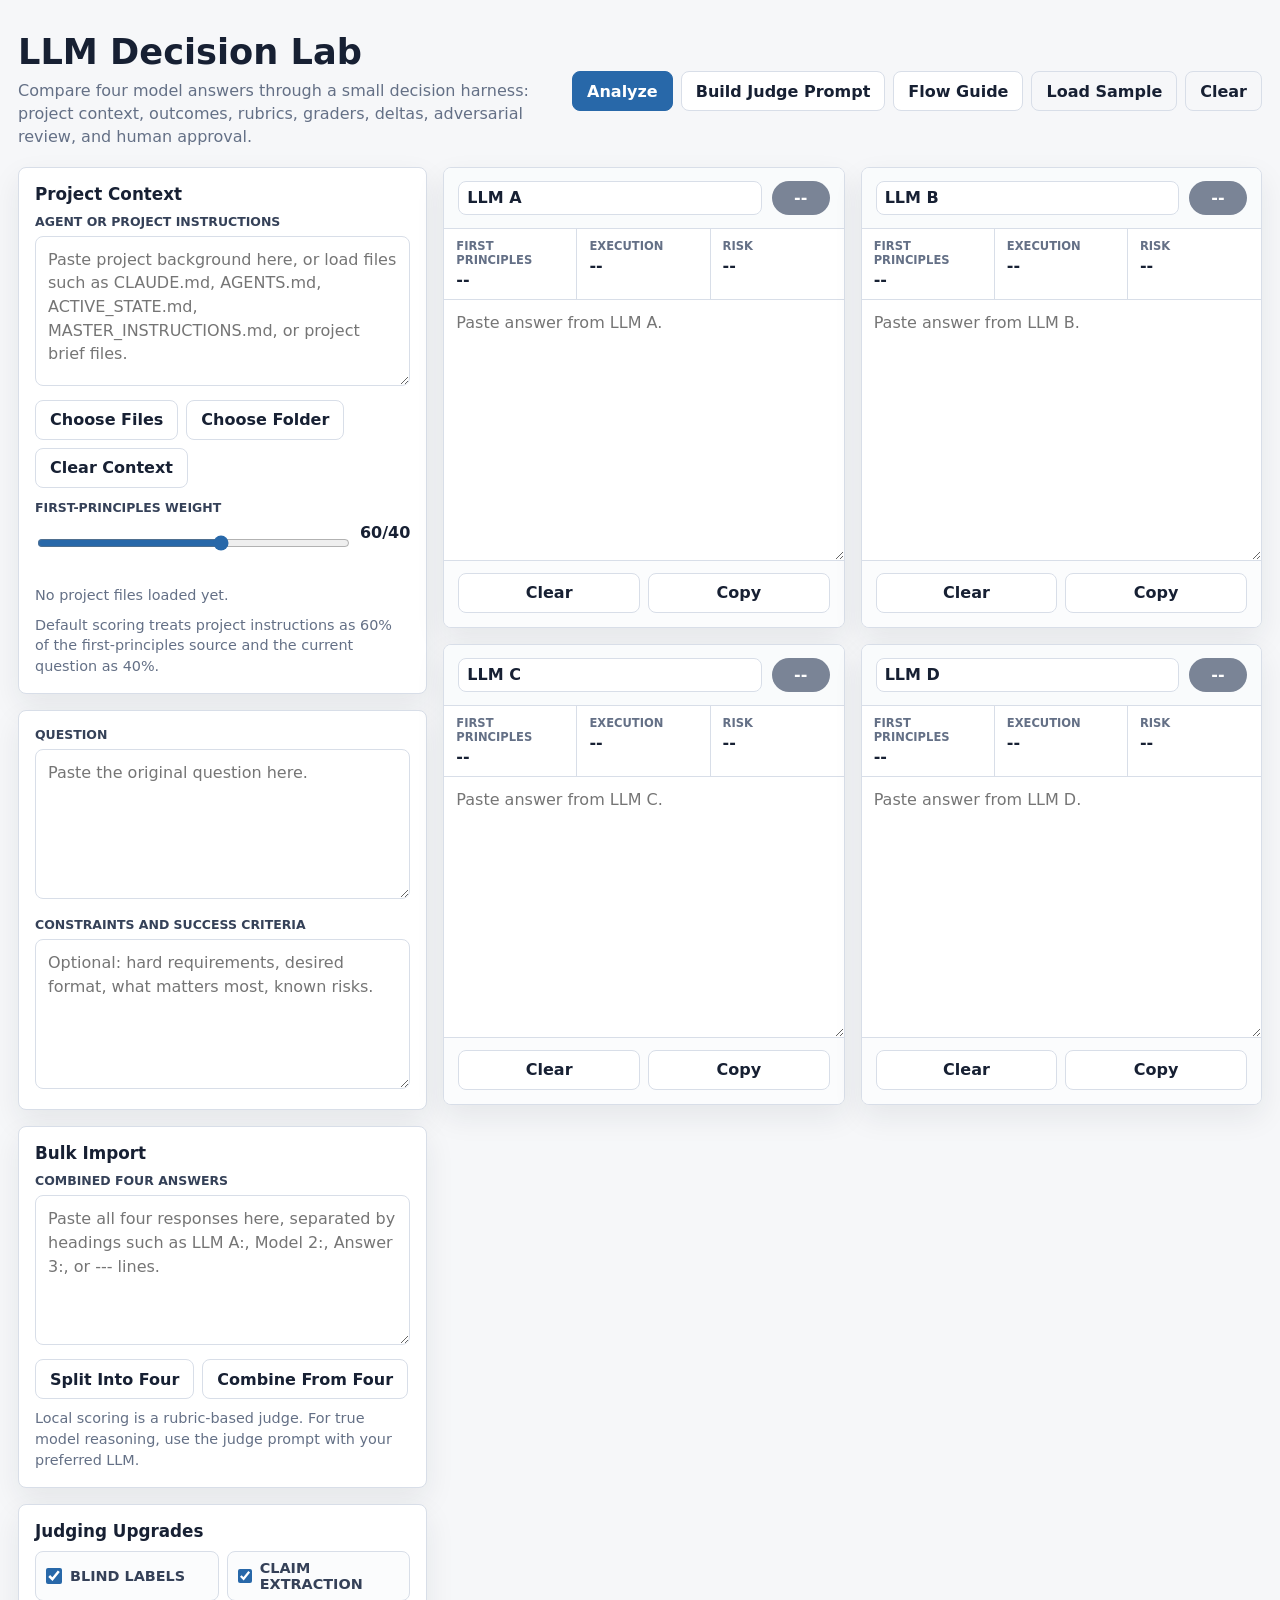
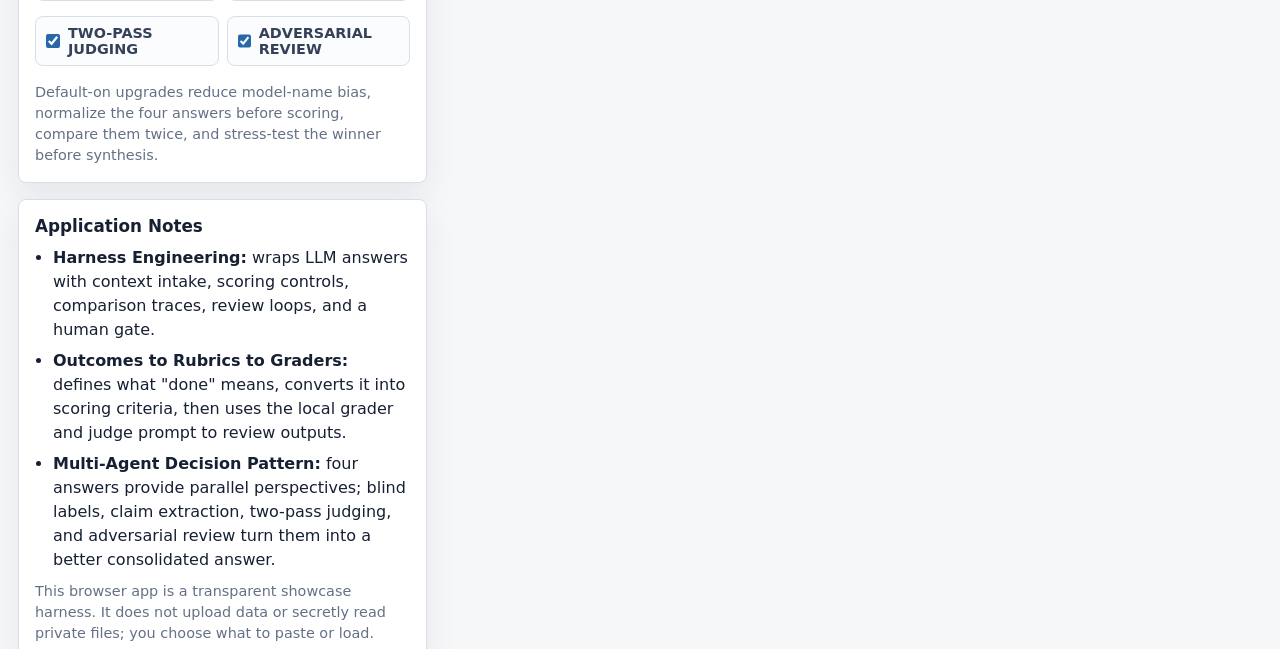
<file: index.html>
<!doctype html>
<html lang="en">
<head>
  <meta charset="utf-8">
  <meta name="viewport" content="width=device-width, initial-scale=1">
  <meta http-equiv="refresh" content="0; url=llm-deliberation-app.html">
  <title>LLM Decision Lab</title>
  <style>
    :root {
      color-scheme: light;
      font-family: Inter, ui-sans-serif, system-ui, -apple-system, BlinkMacSystemFont, "Segoe UI", sans-serif;
      color: #172033;
      background: #f6f7f9;
    }

    body {
      min-height: 100vh;
      display: grid;
      place-items: center;
      margin: 0;
      padding: 24px;
    }

    main {
      width: min(640px, 100%);
      border: 1px solid #d8dee8;
      border-radius: 8px;
      background: #ffffff;
      padding: 28px;
      box-shadow: 0 12px 30px rgba(23, 32, 51, 0.08);
    }

    h1 {
      margin: 0 0 10px;
      font-size: clamp(1.7rem, 4vw, 2.7rem);
      line-height: 1.05;
    }

    p {
      color: #647086;
      line-height: 1.55;
    }

    a {
      display: inline-flex;
      align-items: center;
      justify-content: center;
      min-height: 42px;
      border-radius: 8px;
      background: #2868a9;
      color: #ffffff;
      padding: 0 16px;
      font-weight: 800;
      text-decoration: none;
    }
  </style>
</head>
<body>
  <main>
    <h1>LLM Decision Lab</h1>
    <p>Opening the app. If it does not redirect automatically, launch it below.</p>
    <a href="llm-deliberation-app.html">Launch App</a>
  </main>
</body>
</html>
</file>
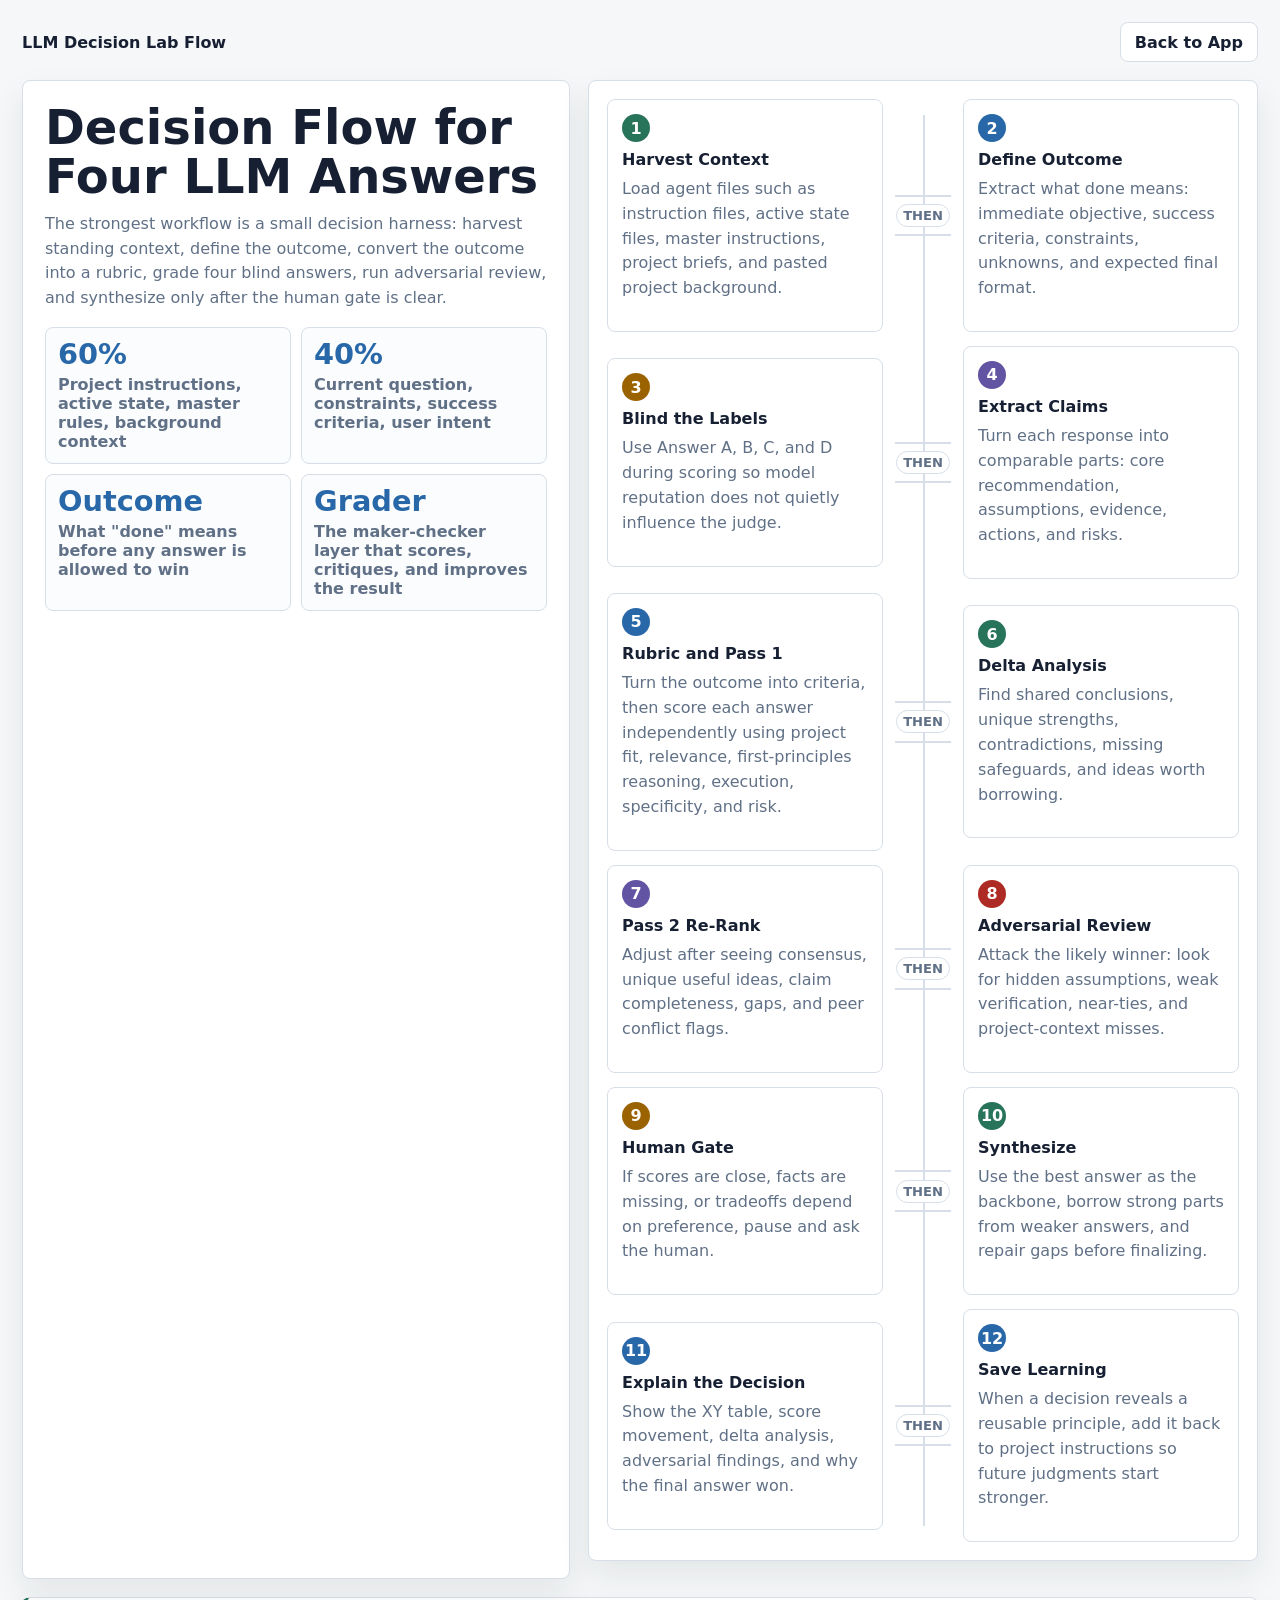
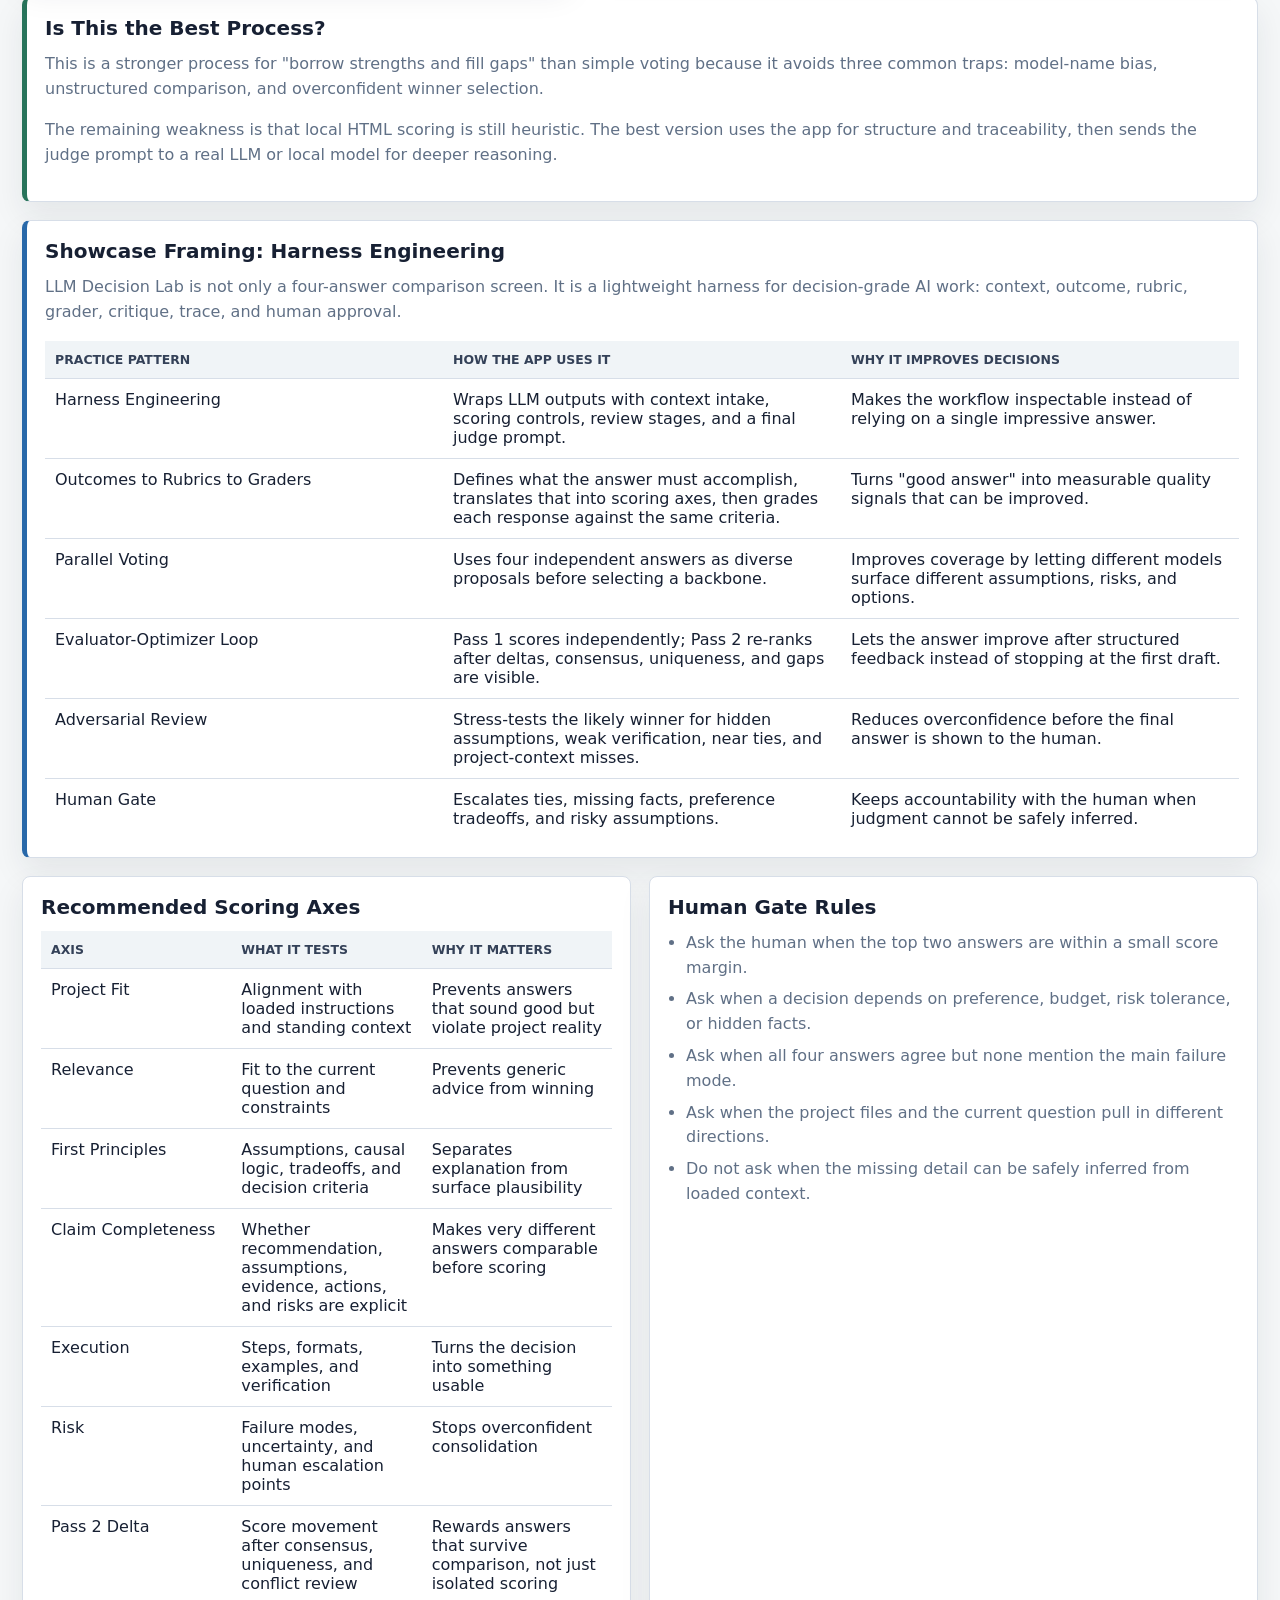
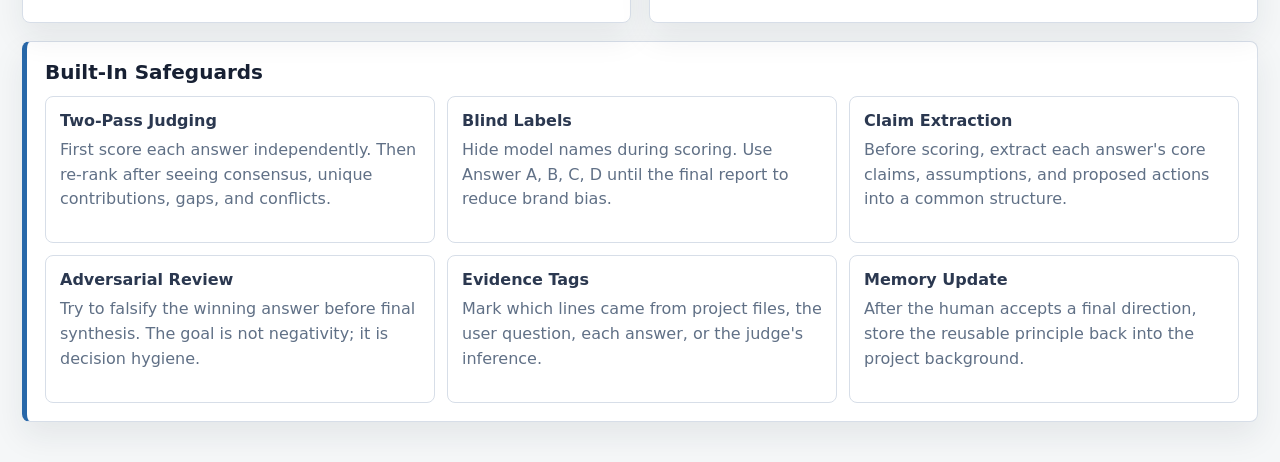
<file: llm-decision-flow.html>
<!doctype html>
<html lang="en">
<head>
  <meta charset="utf-8">
  <meta name="viewport" content="width=device-width, initial-scale=1">
  <title>LLM Decision Flow Guide</title>
  <style>
    :root {
      color-scheme: light;
      --bg: #f5f7f8;
      --ink: #172033;
      --muted: #607086;
      --line: #d7dee8;
      --surface: #ffffff;
      --blue: #2868a9;
      --green: #28745b;
      --amber: #9b6200;
      --red: #ad2b24;
      --violet: #6253a3;
      --shadow: 0 14px 32px rgba(23, 32, 51, 0.08);
      --radius: 8px;
      font-family: Inter, ui-sans-serif, system-ui, -apple-system, BlinkMacSystemFont, "Segoe UI", sans-serif;
    }

    * {
      box-sizing: border-box;
    }

    body {
      margin: 0;
      color: var(--ink);
      background: var(--bg);
      letter-spacing: 0;
    }

    a {
      color: inherit;
    }

    .page {
      width: min(1320px, 100%);
      margin: 0 auto;
      padding: 22px;
    }

    .topbar {
      display: flex;
      justify-content: space-between;
      gap: 14px;
      align-items: center;
      margin-bottom: 18px;
    }

    .back-link {
      min-height: 40px;
      display: inline-flex;
      align-items: center;
      justify-content: center;
      border: 1px solid var(--line);
      border-radius: var(--radius);
      background: var(--surface);
      padding: 0 14px;
      font-weight: 800;
      text-decoration: none;
    }

    .hero {
      display: grid;
      grid-template-columns: minmax(300px, 0.9fr) minmax(420px, 1.1fr);
      gap: 18px;
      align-items: stretch;
      margin-bottom: 18px;
    }

    .intro,
    .panel,
    .node,
    .mini-card {
      border: 1px solid var(--line);
      border-radius: var(--radius);
      background: var(--surface);
      box-shadow: var(--shadow);
    }

    .intro {
      padding: 22px;
    }

    h1,
    h2,
    h3,
    p {
      margin-top: 0;
    }

    h1 {
      margin-bottom: 10px;
      font-size: clamp(1.7rem, 4vw, 3rem);
      line-height: 1.03;
    }

    h2 {
      margin-bottom: 12px;
      font-size: 1.25rem;
    }

    h3 {
      margin-bottom: 8px;
      font-size: 1rem;
    }

    p {
      color: var(--muted);
      line-height: 1.55;
    }

    .signal-grid {
      display: grid;
      grid-template-columns: repeat(2, minmax(120px, 1fr));
      gap: 10px;
      margin-top: 14px;
    }

    .signal {
      border: 1px solid var(--line);
      border-radius: var(--radius);
      padding: 12px;
      background: #fbfcfd;
    }

    .signal strong {
      display: block;
      font-size: 1.8rem;
      line-height: 1;
      color: var(--blue);
    }

    .signal span {
      display: block;
      margin-top: 6px;
      color: var(--muted);
      font-weight: 700;
    }

    .flow-canvas {
      position: relative;
      min-height: 420px;
      padding: 18px;
      overflow: hidden;
    }

    .flow-canvas::before {
      content: "";
      position: absolute;
      left: 50%;
      top: 34px;
      bottom: 34px;
      width: 2px;
      background: var(--line);
    }

    .flow-row {
      position: relative;
      display: grid;
      grid-template-columns: 1fr 56px 1fr;
      gap: 12px;
      align-items: center;
      margin-bottom: 14px;
    }

    .flow-row:last-child {
      margin-bottom: 0;
    }

    .node {
      padding: 14px;
      box-shadow: none;
    }

    .node strong {
      display: inline-flex;
      align-items: center;
      justify-content: center;
      min-width: 28px;
      min-height: 28px;
      margin-bottom: 8px;
      border-radius: 50%;
      background: var(--blue);
      color: #ffffff;
      font-weight: 900;
    }

    .node.green strong {
      background: var(--green);
    }

    .node.amber strong {
      background: var(--amber);
    }

    .node.violet strong {
      background: var(--violet);
    }

    .node.red strong {
      background: var(--red);
    }

    .connector {
      display: grid;
      place-items: center;
      min-height: 44px;
      color: var(--muted);
      font-size: 0.82rem;
      font-weight: 900;
      text-transform: uppercase;
    }

    .connector::before,
    .connector::after {
      content: "";
      width: 100%;
      border-top: 2px solid var(--line);
    }

    .connector span {
      display: block;
      margin: 5px 0;
      padding: 3px 6px;
      border: 1px solid var(--line);
      border-radius: 999px;
      background: #ffffff;
    }

    .panel {
      padding: 18px;
      margin-bottom: 18px;
    }

    .two-col {
      display: grid;
      grid-template-columns: repeat(2, minmax(280px, 1fr));
      gap: 18px;
    }

    .mini-grid {
      display: grid;
      grid-template-columns: repeat(3, minmax(180px, 1fr));
      gap: 12px;
    }

    .mini-card {
      padding: 14px;
      box-shadow: none;
    }

    .mini-card h3 {
      color: #2b3850;
    }

    ul {
      margin: 0;
      padding-left: 18px;
      color: var(--muted);
      line-height: 1.55;
    }

    li + li {
      margin-top: 7px;
    }

    table {
      width: 100%;
      border-collapse: collapse;
      table-layout: fixed;
      background: #ffffff;
    }

    th,
    td {
      border-bottom: 1px solid var(--line);
      padding: 11px 10px;
      text-align: left;
      vertical-align: top;
      word-break: break-word;
    }

    th {
      color: #344158;
      background: #f0f4f7;
      font-size: 0.78rem;
      text-transform: uppercase;
    }

    tr:last-child td {
      border-bottom: 0;
    }

    .verdict {
      border-left: 5px solid var(--green);
    }

    .upgrade {
      border-left: 5px solid var(--blue);
    }

    @media (max-width: 980px) {
      .hero,
      .two-col {
        grid-template-columns: 1fr;
      }

      .mini-grid {
        grid-template-columns: 1fr;
      }

      .flow-canvas::before {
        left: 28px;
      }

      .flow-row {
        grid-template-columns: 1fr;
      }

      .connector {
        min-height: 18px;
        justify-items: start;
        padding-left: 4px;
      }

      .connector::before,
      .connector::after {
        display: none;
      }
    }

    @media (max-width: 640px) {
      .page {
        padding: 14px;
      }

      .topbar {
        align-items: stretch;
        flex-direction: column;
      }

      .back-link {
        width: 100%;
      }
    }
  </style>
</head>
<body>
  <main class="page">
    <div class="topbar">
      <strong>LLM Decision Lab Flow</strong>
      <a class="back-link" href="llm-deliberation-app.html">Back to App</a>
    </div>

    <section class="hero">
      <div class="intro">
        <h1>Decision Flow for Four LLM Answers</h1>
        <p>The strongest workflow is a small decision harness: harvest standing context, define the outcome, convert the outcome into a rubric, grade four blind answers, run adversarial review, and synthesize only after the human gate is clear.</p>
        <div class="signal-grid">
          <div class="signal">
            <strong>60%</strong>
            <span>Project instructions, active state, master rules, background context</span>
          </div>
          <div class="signal">
            <strong>40%</strong>
            <span>Current question, constraints, success criteria, user intent</span>
          </div>
          <div class="signal">
            <strong>Outcome</strong>
            <span>What "done" means before any answer is allowed to win</span>
          </div>
          <div class="signal">
            <strong>Grader</strong>
            <span>The maker-checker layer that scores, critiques, and improves the result</span>
          </div>
        </div>
      </div>

      <div class="panel flow-canvas" aria-label="LLM decision process flow">
        <div class="flow-row">
          <div class="node green">
            <strong>1</strong>
            <h3>Harvest Context</h3>
            <p>Load agent files such as instruction files, active state files, master instructions, project briefs, and pasted project background.</p>
          </div>
          <div class="connector"><span>then</span></div>
          <div class="node">
            <strong>2</strong>
            <h3>Define Outcome</h3>
            <p>Extract what done means: immediate objective, success criteria, constraints, unknowns, and expected final format.</p>
          </div>
        </div>

        <div class="flow-row">
          <div class="node amber">
            <strong>3</strong>
            <h3>Blind the Labels</h3>
            <p>Use Answer A, B, C, and D during scoring so model reputation does not quietly influence the judge.</p>
          </div>
          <div class="connector"><span>then</span></div>
          <div class="node violet">
            <strong>4</strong>
            <h3>Extract Claims</h3>
            <p>Turn each response into comparable parts: core recommendation, assumptions, evidence, actions, and risks.</p>
          </div>
        </div>

        <div class="flow-row">
          <div class="node">
            <strong>5</strong>
            <h3>Rubric and Pass 1</h3>
            <p>Turn the outcome into criteria, then score each answer independently using project fit, relevance, first-principles reasoning, execution, specificity, and risk.</p>
          </div>
          <div class="connector"><span>then</span></div>
          <div class="node green">
            <strong>6</strong>
            <h3>Delta Analysis</h3>
            <p>Find shared conclusions, unique strengths, contradictions, missing safeguards, and ideas worth borrowing.</p>
          </div>
        </div>

        <div class="flow-row">
          <div class="node violet">
            <strong>7</strong>
            <h3>Pass 2 Re-Rank</h3>
            <p>Adjust after seeing consensus, unique useful ideas, claim completeness, gaps, and peer conflict flags.</p>
          </div>
          <div class="connector"><span>then</span></div>
          <div class="node red">
            <strong>8</strong>
            <h3>Adversarial Review</h3>
            <p>Attack the likely winner: look for hidden assumptions, weak verification, near-ties, and project-context misses.</p>
          </div>
        </div>

        <div class="flow-row">
          <div class="node amber">
            <strong>9</strong>
            <h3>Human Gate</h3>
            <p>If scores are close, facts are missing, or tradeoffs depend on preference, pause and ask the human.</p>
          </div>
          <div class="connector"><span>then</span></div>
          <div class="node green">
            <strong>10</strong>
            <h3>Synthesize</h3>
            <p>Use the best answer as the backbone, borrow strong parts from weaker answers, and repair gaps before finalizing.</p>
          </div>
        </div>

        <div class="flow-row">
          <div class="node">
            <strong>11</strong>
            <h3>Explain the Decision</h3>
            <p>Show the XY table, score movement, delta analysis, adversarial findings, and why the final answer won.</p>
          </div>
          <div class="connector"><span>then</span></div>
          <div class="node">
            <strong>12</strong>
            <h3>Save Learning</h3>
            <p>When a decision reveals a reusable principle, add it back to project instructions so future judgments start stronger.</p>
          </div>
        </div>
      </div>
    </section>

    <section class="panel verdict">
      <h2>Is This the Best Process?</h2>
      <p>This is a stronger process for "borrow strengths and fill gaps" than simple voting because it avoids three common traps: model-name bias, unstructured comparison, and overconfident winner selection.</p>
      <p>The remaining weakness is that local HTML scoring is still heuristic. The best version uses the app for structure and traceability, then sends the judge prompt to a real LLM or local model for deeper reasoning.</p>
    </section>

    <section class="panel upgrade">
      <h2>Showcase Framing: Harness Engineering</h2>
      <p>LLM Decision Lab is not only a four-answer comparison screen. It is a lightweight harness for decision-grade AI work: context, outcome, rubric, grader, critique, trace, and human approval.</p>
      <table>
        <thead>
          <tr>
            <th>Practice Pattern</th>
            <th>How The App Uses It</th>
            <th>Why It Improves Decisions</th>
          </tr>
        </thead>
        <tbody>
          <tr>
            <td>Harness Engineering</td>
            <td>Wraps LLM outputs with context intake, scoring controls, review stages, and a final judge prompt.</td>
            <td>Makes the workflow inspectable instead of relying on a single impressive answer.</td>
          </tr>
          <tr>
            <td>Outcomes to Rubrics to Graders</td>
            <td>Defines what the answer must accomplish, translates that into scoring axes, then grades each response against the same criteria.</td>
            <td>Turns "good answer" into measurable quality signals that can be improved.</td>
          </tr>
          <tr>
            <td>Parallel Voting</td>
            <td>Uses four independent answers as diverse proposals before selecting a backbone.</td>
            <td>Improves coverage by letting different models surface different assumptions, risks, and options.</td>
          </tr>
          <tr>
            <td>Evaluator-Optimizer Loop</td>
            <td>Pass 1 scores independently; Pass 2 re-ranks after deltas, consensus, uniqueness, and gaps are visible.</td>
            <td>Lets the answer improve after structured feedback instead of stopping at the first draft.</td>
          </tr>
          <tr>
            <td>Adversarial Review</td>
            <td>Stress-tests the likely winner for hidden assumptions, weak verification, near ties, and project-context misses.</td>
            <td>Reduces overconfidence before the final answer is shown to the human.</td>
          </tr>
          <tr>
            <td>Human Gate</td>
            <td>Escalates ties, missing facts, preference tradeoffs, and risky assumptions.</td>
            <td>Keeps accountability with the human when judgment cannot be safely inferred.</td>
          </tr>
        </tbody>
      </table>
    </section>

    <section class="two-col">
      <div class="panel">
        <h2>Recommended Scoring Axes</h2>
        <table>
          <thead>
            <tr>
              <th>Axis</th>
              <th>What It Tests</th>
              <th>Why It Matters</th>
            </tr>
          </thead>
          <tbody>
            <tr>
              <td>Project Fit</td>
              <td>Alignment with loaded instructions and standing context</td>
              <td>Prevents answers that sound good but violate project reality</td>
            </tr>
            <tr>
              <td>Relevance</td>
              <td>Fit to the current question and constraints</td>
              <td>Prevents generic advice from winning</td>
            </tr>
            <tr>
              <td>First Principles</td>
              <td>Assumptions, causal logic, tradeoffs, and decision criteria</td>
              <td>Separates explanation from surface plausibility</td>
            </tr>
            <tr>
              <td>Claim Completeness</td>
              <td>Whether recommendation, assumptions, evidence, actions, and risks are explicit</td>
              <td>Makes very different answers comparable before scoring</td>
            </tr>
            <tr>
              <td>Execution</td>
              <td>Steps, formats, examples, and verification</td>
              <td>Turns the decision into something usable</td>
            </tr>
            <tr>
              <td>Risk</td>
              <td>Failure modes, uncertainty, and human escalation points</td>
              <td>Stops overconfident consolidation</td>
            </tr>
            <tr>
              <td>Pass 2 Delta</td>
              <td>Score movement after consensus, uniqueness, and conflict review</td>
              <td>Rewards answers that survive comparison, not just isolated scoring</td>
            </tr>
          </tbody>
        </table>
      </div>

      <div class="panel">
        <h2>Human Gate Rules</h2>
        <ul>
          <li>Ask the human when the top two answers are within a small score margin.</li>
          <li>Ask when a decision depends on preference, budget, risk tolerance, or hidden facts.</li>
          <li>Ask when all four answers agree but none mention the main failure mode.</li>
          <li>Ask when the project files and the current question pull in different directions.</li>
          <li>Do not ask when the missing detail can be safely inferred from loaded context.</li>
        </ul>
      </div>
    </section>

    <section class="panel upgrade">
      <h2>Built-In Safeguards</h2>
      <div class="mini-grid">
        <div class="mini-card">
          <h3>Two-Pass Judging</h3>
          <p>First score each answer independently. Then re-rank after seeing consensus, unique contributions, gaps, and conflicts.</p>
        </div>
        <div class="mini-card">
          <h3>Blind Labels</h3>
          <p>Hide model names during scoring. Use Answer A, B, C, D until the final report to reduce brand bias.</p>
        </div>
        <div class="mini-card">
          <h3>Claim Extraction</h3>
          <p>Before scoring, extract each answer's core claims, assumptions, and proposed actions into a common structure.</p>
        </div>
        <div class="mini-card">
          <h3>Adversarial Review</h3>
          <p>Try to falsify the winning answer before final synthesis. The goal is not negativity; it is decision hygiene.</p>
        </div>
        <div class="mini-card">
          <h3>Evidence Tags</h3>
          <p>Mark which lines came from project files, the user question, each answer, or the judge's inference.</p>
        </div>
        <div class="mini-card">
          <h3>Memory Update</h3>
          <p>After the human accepts a final direction, store the reusable principle back into the project background.</p>
        </div>
      </div>
    </section>
  </main>
</body>
</html>
</file>
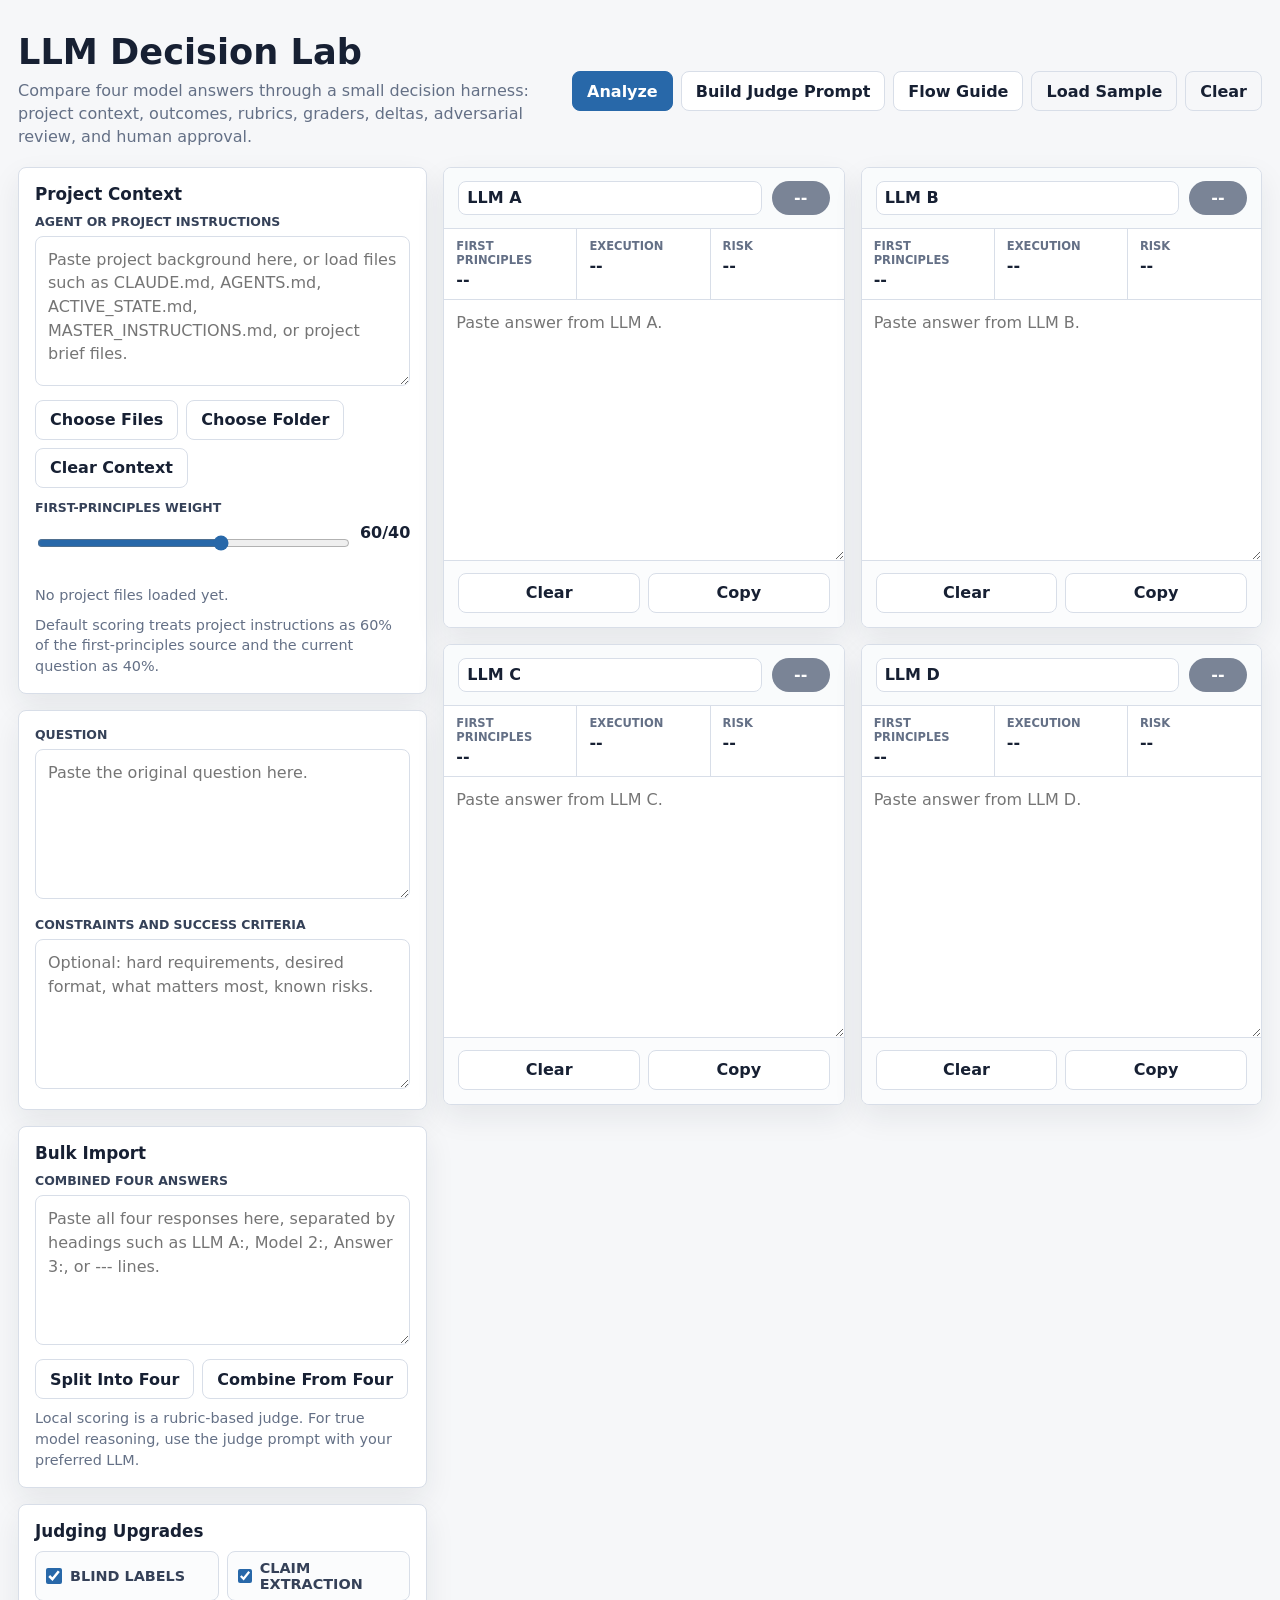
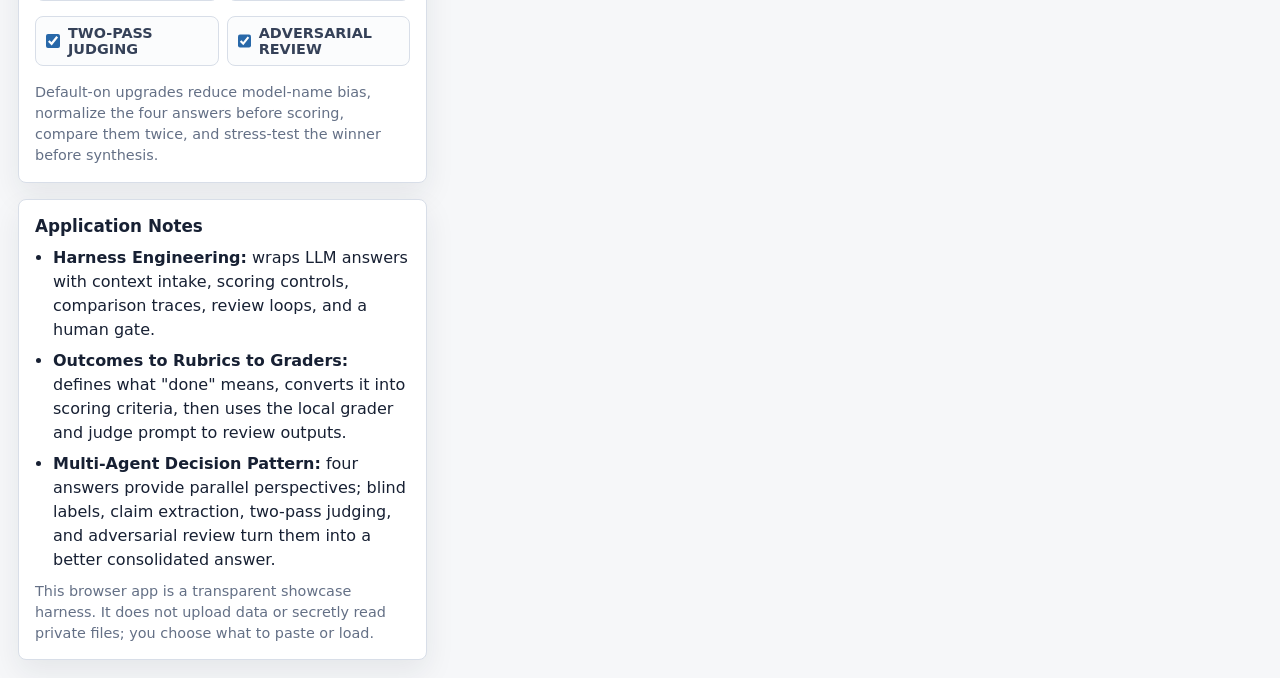
<file: llm-deliberation-app.html>
<!doctype html>
<html lang="en">
<head>
  <meta charset="utf-8">
  <meta name="viewport" content="width=device-width, initial-scale=1">
  <title>LLM Decision Lab</title>
  <link rel="stylesheet" href="assets/app.css">
</head>
<body>
  <main class="app-shell">
    <header class="topbar">
      <div>
        <h1 class="title">LLM Decision Lab</h1>
        <p class="subtitle">Compare four model answers through a small decision harness: project context, outcomes, rubrics, graders, deltas, adversarial review, and human approval.</p>
      </div>
      <div class="toolbar">
        <button class="primary" id="analyzeBtn" type="button">Analyze</button>
        <button id="promptBtn" type="button">Build Judge Prompt</button>
        <a class="button-link" href="llm-decision-flow.html" target="_blank" rel="noopener">Flow Guide</a>
        <button class="ghost" id="sampleBtn" type="button">Load Sample</button>
        <button class="ghost" id="clearBtn" type="button">Clear</button>
      </div>
    </header>

    <div class="workspace">
      <aside>
        <section class="panel">
          <h2 class="section-title">Project Context</h2>
          <label for="projectContextInput">Agent or Project Instructions</label>
          <textarea id="projectContextInput" placeholder="Paste project background here, or load files such as CLAUDE.md, AGENTS.md, ACTIVE_STATE.md, MASTER_INSTRUCTIONS.md, or project brief files."></textarea>
          <input id="projectFilesInput" type="file" multiple accept=".md,.txt,.json,.yml,.yaml,.toml" hidden>
          <input id="projectFolderInput" type="file" multiple webkitdirectory hidden>
          <div class="split-actions">
            <button id="loadProjectFilesBtn" type="button">Choose Files</button>
            <button id="loadProjectFolderBtn" type="button">Choose Folder</button>
            <button id="clearProjectContextBtn" type="button">Clear Context</button>
          </div>
          <div class="weight-row">
            <div>
              <label for="projectWeightInput">First-Principles Weight</label>
              <input id="projectWeightInput" type="range" min="0" max="100" step="5" value="60">
            </div>
            <strong id="projectWeightLabel">60/40</strong>
          </div>
          <div class="source-list" id="projectSourceList"></div>
          <p class="small-note">Default scoring treats project instructions as 60% of the first-principles source and the current question as 40%.</p>
        </section>

        <section class="panel">
          <label for="questionInput">Question</label>
          <textarea id="questionInput" placeholder="Paste the original question here."></textarea>

          <label for="constraintsInput" style="margin-top:14px;">Constraints and Success Criteria</label>
          <textarea id="constraintsInput" placeholder="Optional: hard requirements, desired format, what matters most, known risks."></textarea>
        </section>

        <section class="panel">
          <h2 class="section-title">Bulk Import</h2>
          <label for="bulkInput">Combined Four Answers</label>
          <textarea id="bulkInput" placeholder="Paste all four responses here, separated by headings such as LLM A:, Model 2:, Answer 3:, or --- lines."></textarea>
          <div class="split-actions">
            <button id="splitBtn" type="button">Split Into Four</button>
            <button id="combineBtn" type="button">Combine From Four</button>
          </div>
          <p class="small-note">Local scoring is a rubric-based judge. For true model reasoning, use the judge prompt with your preferred LLM.</p>
        </section>

        <section class="panel">
          <h2 class="section-title">Judging Upgrades</h2>
          <div class="option-grid">
            <label class="check-row"><input id="blindLabelsInput" type="checkbox" checked> Blind labels</label>
            <label class="check-row"><input id="claimExtractionInput" type="checkbox" checked> Claim extraction</label>
            <label class="check-row"><input id="twoPassInput" type="checkbox" checked> Two-pass judging</label>
            <label class="check-row"><input id="adversarialInput" type="checkbox" checked> Adversarial review</label>
          </div>
          <p class="small-note">Default-on upgrades reduce model-name bias, normalize the four answers before scoring, compare them twice, and stress-test the winner before synthesis.</p>
        </section>

        <section class="panel">
          <h2 class="section-title">Application Notes</h2>
          <ul class="analysis-list">
            <li><strong>Harness Engineering:</strong> wraps LLM answers with context intake, scoring controls, comparison traces, review loops, and a human gate.</li>
            <li><strong>Outcomes to Rubrics to Graders:</strong> defines what "done" means, converts it into scoring criteria, then uses the local grader and judge prompt to review outputs.</li>
            <li><strong>Multi-Agent Decision Pattern:</strong> four answers provide parallel perspectives; blind labels, claim extraction, two-pass judging, and adversarial review turn them into a better consolidated answer.</li>
          </ul>
          <p class="small-note">This browser app is a transparent showcase harness. It does not upload data or secretly read private files; you choose what to paste or load.</p>
        </section>
      </aside>

      <section class="answer-grid" aria-label="Four LLM answers">
        <article class="answer-card" data-answer-card="0">
          <div class="answer-head">
            <input id="name0" value="LLM A" aria-label="Answer A name">
            <span class="score-badge" id="score0">--</span>
          </div>
          <div class="metric-strip">
            <div class="metric"><span>First Principles</span><strong id="x0">--</strong></div>
            <div class="metric"><span>Execution</span><strong id="y0">--</strong></div>
            <div class="metric"><span>Risk</span><strong id="risk0">--</strong></div>
          </div>
          <textarea id="answer0" placeholder="Paste answer from LLM A."></textarea>
          <div class="answer-foot">
            <button type="button" data-clear-answer="0">Clear</button>
            <button type="button" data-copy-answer="0">Copy</button>
          </div>
        </article>

        <article class="answer-card" data-answer-card="1">
          <div class="answer-head">
            <input id="name1" value="LLM B" aria-label="Answer B name">
            <span class="score-badge" id="score1">--</span>
          </div>
          <div class="metric-strip">
            <div class="metric"><span>First Principles</span><strong id="x1">--</strong></div>
            <div class="metric"><span>Execution</span><strong id="y1">--</strong></div>
            <div class="metric"><span>Risk</span><strong id="risk1">--</strong></div>
          </div>
          <textarea id="answer1" placeholder="Paste answer from LLM B."></textarea>
          <div class="answer-foot">
            <button type="button" data-clear-answer="1">Clear</button>
            <button type="button" data-copy-answer="1">Copy</button>
          </div>
        </article>

        <article class="answer-card" data-answer-card="2">
          <div class="answer-head">
            <input id="name2" value="LLM C" aria-label="Answer C name">
            <span class="score-badge" id="score2">--</span>
          </div>
          <div class="metric-strip">
            <div class="metric"><span>First Principles</span><strong id="x2">--</strong></div>
            <div class="metric"><span>Execution</span><strong id="y2">--</strong></div>
            <div class="metric"><span>Risk</span><strong id="risk2">--</strong></div>
          </div>
          <textarea id="answer2" placeholder="Paste answer from LLM C."></textarea>
          <div class="answer-foot">
            <button type="button" data-clear-answer="2">Clear</button>
            <button type="button" data-copy-answer="2">Copy</button>
          </div>
        </article>

        <article class="answer-card" data-answer-card="3">
          <div class="answer-head">
            <input id="name3" value="LLM D" aria-label="Answer D name">
            <span class="score-badge" id="score3">--</span>
          </div>
          <div class="metric-strip">
            <div class="metric"><span>First Principles</span><strong id="x3">--</strong></div>
            <div class="metric"><span>Execution</span><strong id="y3">--</strong></div>
            <div class="metric"><span>Risk</span><strong id="risk3">--</strong></div>
          </div>
          <textarea id="answer3" placeholder="Paste answer from LLM D."></textarea>
          <div class="answer-foot">
            <button type="button" data-clear-answer="3">Clear</button>
            <button type="button" data-copy-answer="3">Copy</button>
          </div>
        </article>
      </section>
    </div>

    <section class="results" id="results" hidden>
      <div class="result-grid">
        <section class="panel">
          <h2 class="section-title">Decision Snapshot</h2>
          <div id="snapshot"></div>
          <div class="status-row" id="statusPills"></div>
        </section>

        <section class="panel">
          <h2 class="section-title">XY Answer Map</h2>
          <div class="xy-wrap">
            <div class="xy-canvas-shell">
              <canvas id="xyCanvas" width="900" height="520"></canvas>
            </div>
            <table>
              <thead>
                <tr>
                  <th>Answer</th>
                  <th>X: First Principles</th>
                  <th>Y: Execution</th>
                  <th>Quadrant</th>
                </tr>
              </thead>
              <tbody id="xyTable"></tbody>
            </table>
          </div>
        </section>
      </div>

      <section class="panel">
        <h2 class="section-title">Score Table</h2>
        <table>
          <thead>
            <tr>
              <th>Answer</th>
              <th>Final</th>
              <th>Relevance</th>
              <th>Project Fit</th>
              <th>Reasoning</th>
              <th>Completeness</th>
              <th>Practicality</th>
              <th>Specificity</th>
              <th>Risk</th>
            </tr>
          </thead>
          <tbody id="scoreTable"></tbody>
        </table>
      </section>

      <section class="panel">
        <h2 class="section-title">Two-Pass Judging</h2>
        <div id="twoPassJudging"></div>
      </section>

      <section class="panel">
        <h2 class="section-title">Claim Extraction</h2>
        <div id="claimExtraction"></div>
      </section>

      <section class="panel">
        <h2 class="section-title">Principle Source Mix</h2>
        <div id="principleSources"></div>
      </section>

      <div class="result-grid">
        <section class="panel">
          <h2 class="section-title">Delta Analysis</h2>
          <div id="deltaAnalysis"></div>
        </section>

        <section class="panel">
          <h2 class="section-title">Human Questions</h2>
          <div id="humanQuestions"></div>
        </section>
      </div>

      <section class="panel">
        <h2 class="section-title">Adversarial Review</h2>
        <div id="adversarialReview"></div>
      </section>

      <section class="panel">
        <h2 class="section-title">Consolidated Answer Draft</h2>
        <div class="draft-answer" id="finalDraft"></div>
      </section>

      <section class="panel">
        <h2 class="section-title">Judge Prompt</h2>
        <textarea class="judge-prompt" id="judgePrompt" readonly></textarea>
        <div class="split-actions">
          <button id="copyPromptBtn" type="button">Copy Judge Prompt</button>
        </div>
      </section>
    </section>
  </main>
  <script src="assets/app-core.js"></script>
  <script src="assets/app-render.js"></script>
  <script src="assets/app-events.js"></script>
  <script src="assets/app-showcase.js"></script>
</body>
</html>
</file>
<file: assets/app.css>
:root {
      color-scheme: light;
      --bg: #f6f7f9;
      --surface: #ffffff;
      --surface-2: #eef3f1;
      --ink: #172033;
      --muted: #647086;
      --border: #d8dee8;
      --blue: #2868a9;
      --green: #28745b;
      --amber: #9b6200;
      --red: #ad2b24;
      --violet: #6253a3;
      --shadow: 0 12px 30px rgba(23, 32, 51, 0.08);
      --radius: 8px;
      font-family: Inter, ui-sans-serif, system-ui, -apple-system, BlinkMacSystemFont, "Segoe UI", sans-serif;
    }

    * {
      box-sizing: border-box;
    }

    html {
      min-height: 100%;
      background: var(--bg);
    }

    body {
      min-height: 100%;
      margin: 0;
      color: var(--ink);
      background: var(--bg);
      letter-spacing: 0;
    }

    button,
    input,
    textarea,
    select {
      font: inherit;
    }

    button {
      min-height: 40px;
      border: 1px solid var(--border);
      border-radius: var(--radius);
      background: var(--surface);
      color: var(--ink);
      cursor: pointer;
      padding: 0 14px;
      font-weight: 700;
    }

    button:hover {
      border-color: #9eaabd;
      background: #f9fafb;
    }

    button.primary {
      border-color: var(--blue);
      background: var(--blue);
      color: #ffffff;
    }

    button.primary:hover {
      background: #20588f;
    }

    button.ghost {
      background: transparent;
    }

    .button-link {
      min-height: 40px;
      display: inline-flex;
      align-items: center;
      justify-content: center;
      border: 1px solid var(--border);
      border-radius: var(--radius);
      background: var(--surface);
      color: var(--ink);
      padding: 0 14px;
      font-weight: 700;
      text-decoration: none;
    }

    .button-link:hover {
      border-color: #9eaabd;
      background: #f9fafb;
    }

    label {
      display: block;
      margin-bottom: 7px;
      font-size: 0.78rem;
      font-weight: 800;
      color: #354158;
      text-transform: uppercase;
    }

    input,
    textarea {
      width: 100%;
      border: 1px solid var(--border);
      border-radius: var(--radius);
      color: var(--ink);
      background: #ffffff;
      outline: none;
    }

    input {
      min-height: 38px;
      padding: 8px 10px;
    }

    textarea {
      min-height: 150px;
      padding: 11px 12px;
      resize: vertical;
      line-height: 1.48;
    }

    input:focus,
    textarea:focus {
      border-color: var(--blue);
      box-shadow: 0 0 0 3px rgba(40, 104, 169, 0.14);
    }

    table {
      width: 100%;
      border-collapse: collapse;
      table-layout: fixed;
    }

    th,
    td {
      border-bottom: 1px solid var(--border);
      padding: 11px 10px;
      text-align: left;
      vertical-align: top;
      word-break: break-word;
    }

    th {
      color: #3a455c;
      font-size: 0.78rem;
      text-transform: uppercase;
      background: #f3f6f9;
    }

    tr:last-child td {
      border-bottom: 0;
    }

    .app-shell {
      width: min(1500px, 100%);
      margin: 0 auto;
      padding: 18px;
    }

    .topbar {
      display: grid;
      grid-template-columns: minmax(260px, 1fr) auto;
      gap: 16px;
      align-items: center;
      padding: 16px 0 18px;
    }

    .title {
      margin: 0;
      font-size: clamp(1.4rem, 3vw, 2.2rem);
      line-height: 1.05;
    }

    .subtitle {
      max-width: 880px;
      margin: 8px 0 0;
      color: var(--muted);
      line-height: 1.45;
    }

    .toolbar {
      display: flex;
      flex-wrap: wrap;
      justify-content: flex-end;
      gap: 8px;
    }

    .workspace {
      display: grid;
      grid-template-columns: minmax(320px, 0.85fr) minmax(520px, 1.7fr);
      gap: 16px;
      align-items: start;
    }

    .panel,
    .answer-card {
      border: 1px solid var(--border);
      border-radius: var(--radius);
      background: var(--surface);
      box-shadow: var(--shadow);
    }

    .panel {
      padding: 16px;
    }

    .panel + .panel {
      margin-top: 16px;
    }

    .answer-grid {
      display: grid;
      grid-template-columns: repeat(2, minmax(260px, 1fr));
      gap: 16px;
    }

    .answer-card {
      display: grid;
      grid-template-rows: auto auto minmax(260px, 1fr) auto;
      min-height: 420px;
      overflow: hidden;
    }

    .answer-head {
      display: grid;
      grid-template-columns: 1fr auto;
      gap: 10px;
      align-items: center;
      padding: 13px 14px;
      background: #f9fbfc;
      border-bottom: 1px solid var(--border);
    }

    .answer-head input {
      min-height: 34px;
      padding: 6px 8px;
      font-weight: 800;
    }

    .score-badge {
      min-width: 58px;
      min-height: 34px;
      display: inline-grid;
      place-items: center;
      border-radius: 999px;
      color: #ffffff;
      background: #7a8496;
      font-weight: 900;
      font-variant-numeric: tabular-nums;
    }

    .metric-strip {
      display: grid;
      grid-template-columns: repeat(3, 1fr);
      border-bottom: 1px solid var(--border);
    }

    .metric {
      padding: 10px 12px;
      border-right: 1px solid var(--border);
    }

    .metric:last-child {
      border-right: 0;
    }

    .metric span {
      display: block;
      color: var(--muted);
      font-size: 0.72rem;
      font-weight: 800;
      text-transform: uppercase;
    }

    .metric strong {
      display: block;
      margin-top: 3px;
      font-size: 1rem;
      font-variant-numeric: tabular-nums;
    }

    .answer-card textarea {
      min-height: 260px;
      height: 100%;
      border: 0;
      border-radius: 0;
      box-shadow: none;
    }

    .answer-foot {
      display: grid;
      grid-template-columns: 1fr 1fr;
      gap: 8px;
      padding: 12px 14px 14px;
      border-top: 1px solid var(--border);
      background: #fbfcfd;
    }

    .small-note {
      margin: 9px 0 0;
      color: var(--muted);
      font-size: 0.9rem;
      line-height: 1.45;
    }

    .source-list {
      display: grid;
      gap: 8px;
      margin-top: 10px;
    }

    .source-item {
      display: grid;
      grid-template-columns: 1fr auto;
      gap: 10px;
      align-items: center;
      border: 1px solid var(--border);
      border-radius: var(--radius);
      background: #fbfcfd;
      padding: 8px 10px;
      font-size: 0.88rem;
    }

    .source-item strong {
      min-width: 0;
      overflow: hidden;
      text-overflow: ellipsis;
      white-space: nowrap;
    }

    .source-item span {
      color: var(--muted);
      font-variant-numeric: tabular-nums;
      white-space: nowrap;
    }

    .weight-row {
      display: grid;
      grid-template-columns: 1fr auto;
      gap: 12px;
      align-items: center;
      margin-top: 12px;
    }

    .option-grid {
      display: grid;
      grid-template-columns: repeat(2, minmax(140px, 1fr));
      gap: 8px;
      margin-top: 10px;
    }

    .check-row {
      display: flex;
      gap: 8px;
      align-items: center;
      min-height: 38px;
      border: 1px solid var(--border);
      border-radius: var(--radius);
      background: #fbfcfd;
      padding: 8px 10px;
      color: #354158;
      font-size: 0.9rem;
      font-weight: 800;
    }

    .check-row input {
      width: 16px;
      min-height: 16px;
      margin: 0;
      accent-color: var(--blue);
    }

    input[type="range"] {
      accent-color: var(--blue);
    }

    .split-actions {
      display: flex;
      flex-wrap: wrap;
      gap: 8px;
      margin-top: 10px;
    }

    .results {
      margin-top: 16px;
    }

    .results[hidden] {
      display: none;
    }

    .result-grid {
      display: grid;
      grid-template-columns: minmax(320px, 0.9fr) minmax(520px, 1.3fr);
      gap: 16px;
      align-items: start;
    }

    .status-row {
      display: flex;
      flex-wrap: wrap;
      gap: 8px;
      margin-top: 12px;
    }

    .pill {
      display: inline-flex;
      align-items: center;
      min-height: 28px;
      border: 1px solid var(--border);
      border-radius: 999px;
      background: #ffffff;
      padding: 4px 10px;
      color: #3a455c;
      font-size: 0.84rem;
      font-weight: 800;
    }

    .pill.green {
      border-color: rgba(40, 116, 91, 0.35);
      background: rgba(40, 116, 91, 0.08);
      color: var(--green);
    }

    .pill.amber {
      border-color: rgba(155, 98, 0, 0.35);
      background: rgba(155, 98, 0, 0.08);
      color: var(--amber);
    }

    .pill.red {
      border-color: rgba(173, 43, 36, 0.35);
      background: rgba(173, 43, 36, 0.08);
      color: var(--red);
    }

    .section-title {
      margin: 0 0 10px;
      font-size: 1.05rem;
      line-height: 1.2;
    }

    .analysis-list {
      margin: 0;
      padding-left: 18px;
      line-height: 1.5;
    }

    .analysis-list li + li {
      margin-top: 7px;
    }

    .xy-wrap {
      display: grid;
      gap: 12px;
    }

    .xy-canvas-shell {
      width: 100%;
      aspect-ratio: 16 / 10;
      min-height: 260px;
      border: 1px solid var(--border);
      border-radius: var(--radius);
      background: linear-gradient(180deg, #ffffff, #f8fafc);
      overflow: hidden;
    }

    #xyCanvas {
      width: 100%;
      height: 100%;
      display: block;
    }

    .judge-prompt {
      min-height: 300px;
      font-family: ui-monospace, SFMono-Regular, Consolas, "Liberation Mono", monospace;
      font-size: 0.9rem;
    }

    .draft-answer {
      white-space: pre-wrap;
      line-height: 1.55;
      border: 1px solid var(--border);
      border-radius: var(--radius);
      background: #fbfcfd;
      padding: 12px;
      min-height: 160px;
    }

    .meter {
      height: 8px;
      border-radius: 999px;
      background: #e7ebf1;
      overflow: hidden;
      margin-top: 7px;
    }

    .meter span {
      display: block;
      height: 100%;
      width: 0;
      background: var(--blue);
      border-radius: inherit;
    }

    @media (max-width: 1180px) {
      .workspace,
      .result-grid {
        grid-template-columns: 1fr;
      }

      .answer-grid {
        grid-template-columns: 1fr;
      }
    }

    @media (max-width: 720px) {
      .app-shell {
        padding: 12px;
      }

      .topbar {
        grid-template-columns: 1fr;
      }

      .toolbar {
        justify-content: stretch;
      }

      .toolbar button,
      .toolbar .button-link,
      .answer-foot button,
      .split-actions button {
        flex: 1 1 150px;
      }

      th,
      td {
        padding: 9px 7px;
        font-size: 0.88rem;
      }
    }
</file>
